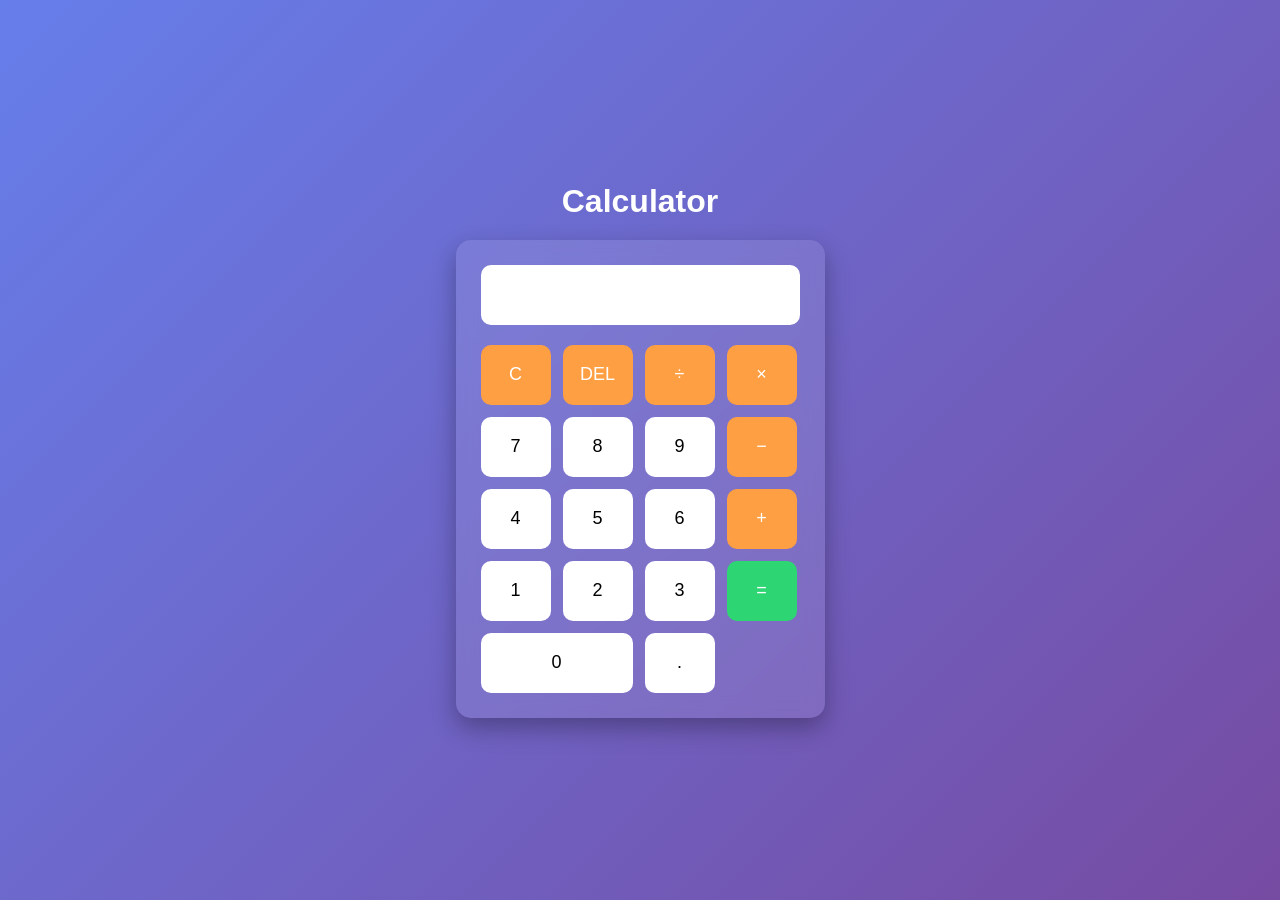
<file: CodeAlpha_Task/Build_Calculator/index.html>
<!DOCTYPE html>
<html lang="en">
<head>
<meta charset="UTF-8">
<meta name="viewport" content="width=device-width, initial-scale=1.0">
<title>Stylish Calculator</title>
<link rel="stylesheet" href="style.css">
</head>

<body>

<div class="container">

<h1>Calculator</h1>

<div class="calculator">

<input type="text" id="display" disabled>

<div class="buttons">

<button class="operator" onclick="clearDisplay()">C</button>
<button class="operator" onclick="deleteLast()">DEL</button>
<button class="operator" onclick="appendValue('/')">÷</button>
<button class="operator" onclick="appendValue('*')">×</button>

<button onclick="appendValue('7')">7</button>
<button onclick="appendValue('8')">8</button>
<button onclick="appendValue('9')">9</button>
<button class="operator" onclick="appendValue('-')">−</button>

<button onclick="appendValue('4')">4</button>
<button onclick="appendValue('5')">5</button>
<button onclick="appendValue('6')">6</button>
<button class="operator" onclick="appendValue('+')">+</button>

<button onclick="appendValue('1')">1</button>
<button onclick="appendValue('2')">2</button>
<button onclick="appendValue('3')">3</button>
<button class="equal" onclick="calculate()">=</button>

<button class="zero" onclick="appendValue('0')">0</button>
<button onclick="appendValue('.')">.</button>

</div>
</div>

</div>

<script src="script.js"></script>

</body>
</html>
</file>
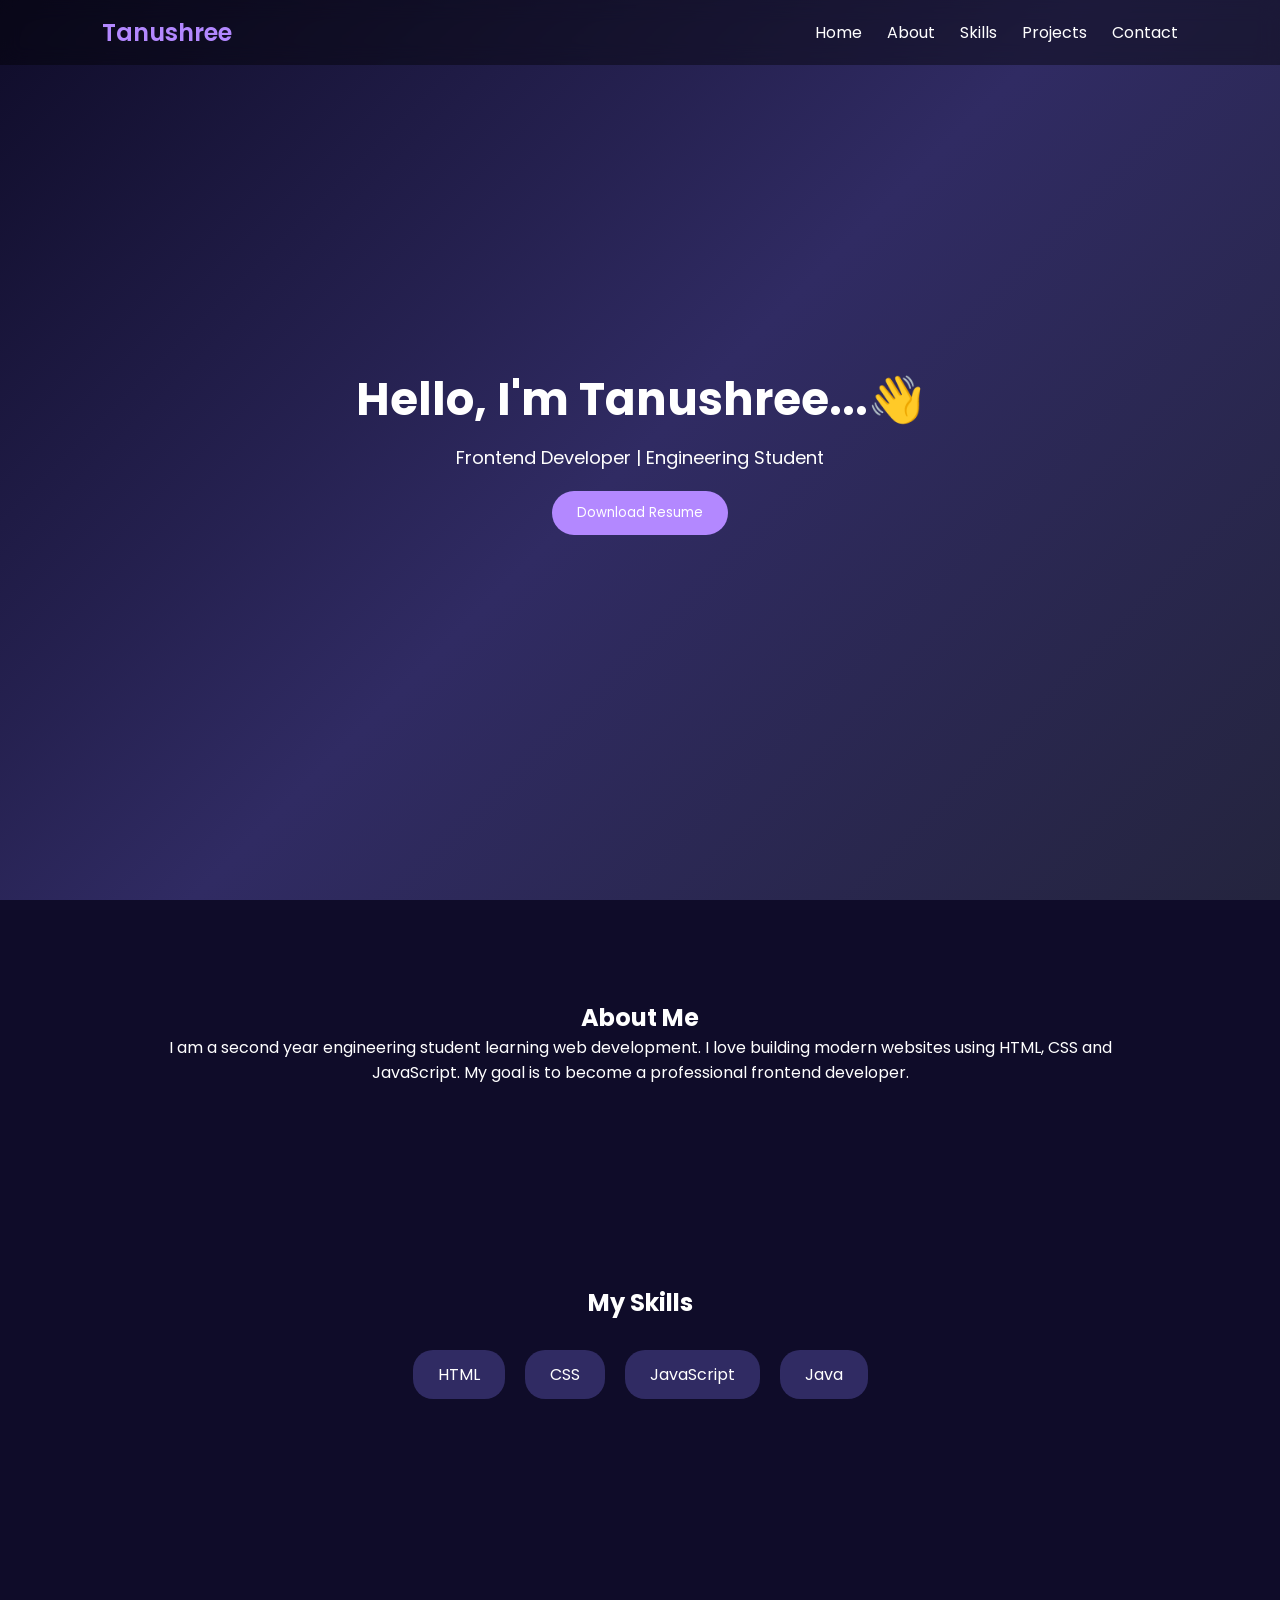
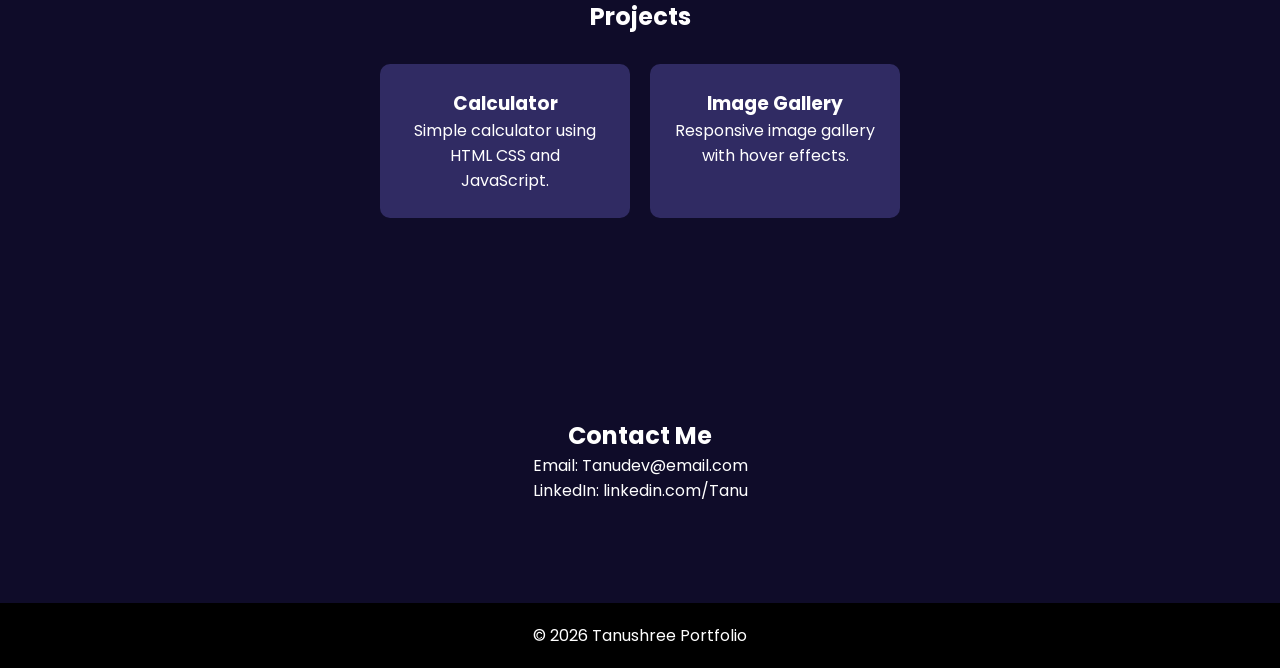
<file: CodeAlpha_Task/Build_Your_Own_PortfolioSite/index.html>
<!DOCTYPE html>
<html lang="en">

<head>
<meta charset="UTF-8">
<meta name="viewport" content="width=device-width, initial-scale=1.0">
<title>Mizu Portfolio</title>

<link rel="stylesheet" href="style.css">

<!-- Google Font -->
<link href="https://fonts.googleapis.com/css2?family=Poppins:wght@300;400;500;600&display=swap" rel="stylesheet">

</head>

<body>

<header>

<nav class="navbar">

<h2 class="logo">Tanushree</h2>

<ul class="nav-links">
<li><a href="#home">Home</a></li>
<li><a href="#about">About</a></li>
<li><a href="#skills">Skills</a></li>
<li><a href="#projects">Projects</a></li>
<li><a href="#contact">Contact</a></li>
</ul>

</nav>

</header>

<!-- HERO -->

<section id="home" class="hero">

<h1>Hello, I'm Tanushree...👋</h1>
<p>Frontend Developer | Engineering Student</p>

<button class="btn">Download Resume</button>

</section>

<!-- ABOUT -->

<section id="about">

<h2>About Me</h2>

<p>
I am a second year engineering student learning web development.
I love building modern websites using HTML, CSS and JavaScript.
My goal is to become a professional frontend developer.
</p>

</section>

<!-- SKILLS -->

<section id="skills">

<h2>My Skills</h2>

<div class="skills-container">

<div class="skill">HTML</div>
<div class="skill">CSS</div>
<div class="skill">JavaScript</div>
<div class="skill">Java</div>

</div>

</section>

<!-- PROJECTS -->

<section id="projects">

<h2>Projects</h2>

<div class="projects-container">

<div class="project-card">
<h3>Calculator</h3>
<p>Simple calculator using HTML CSS and JavaScript.</p>
</div>

<div class="project-card">
<h3>Image Gallery</h3>
<p>Responsive image gallery with hover effects.</p>
</div>

</div>

</section>

<!-- CONTACT -->

<section id="contact">

<h2>Contact Me</h2>

<p>Email: Tanudev@email.com</p>
<p>LinkedIn: linkedin.com/Tanu</p>

</section>

<footer>

<p>© 2026 Tanushree Portfolio</p>

</footer>

<script src="script.js"></script>

</body>
</html>
</file>
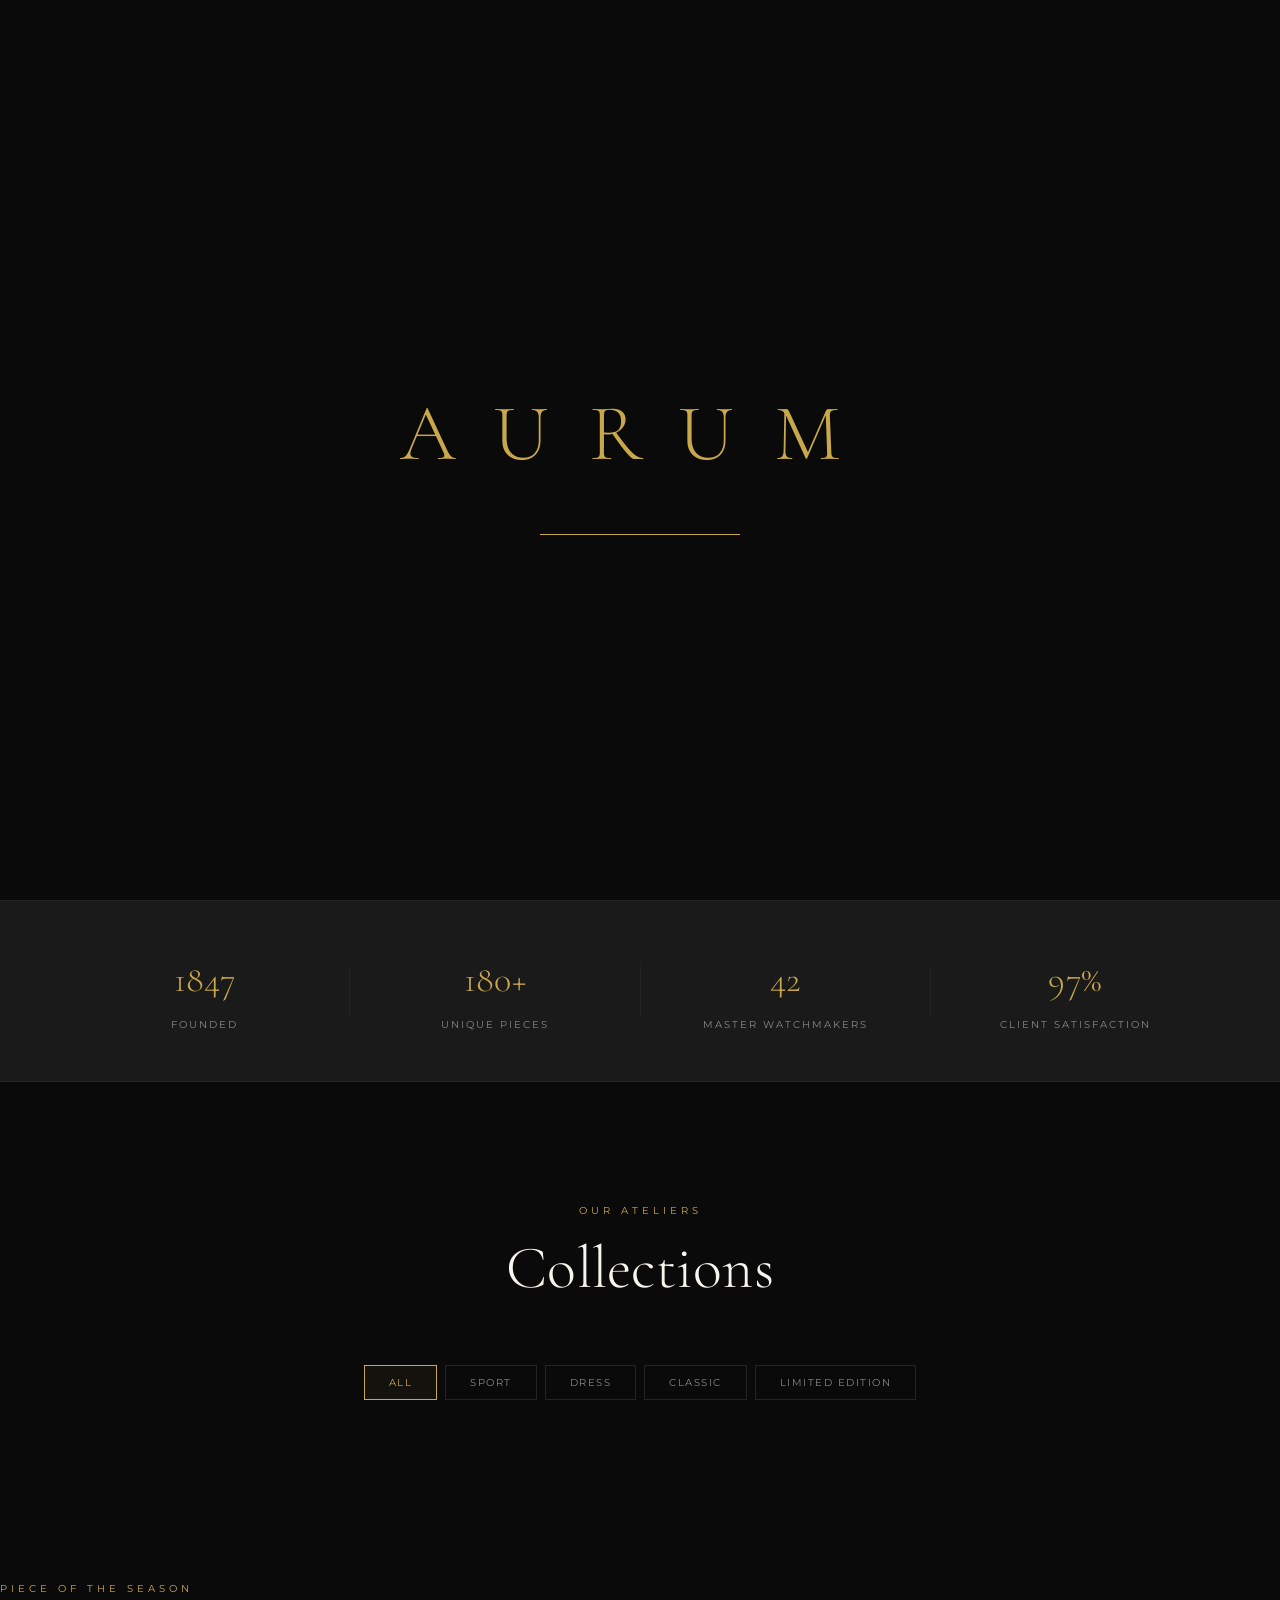
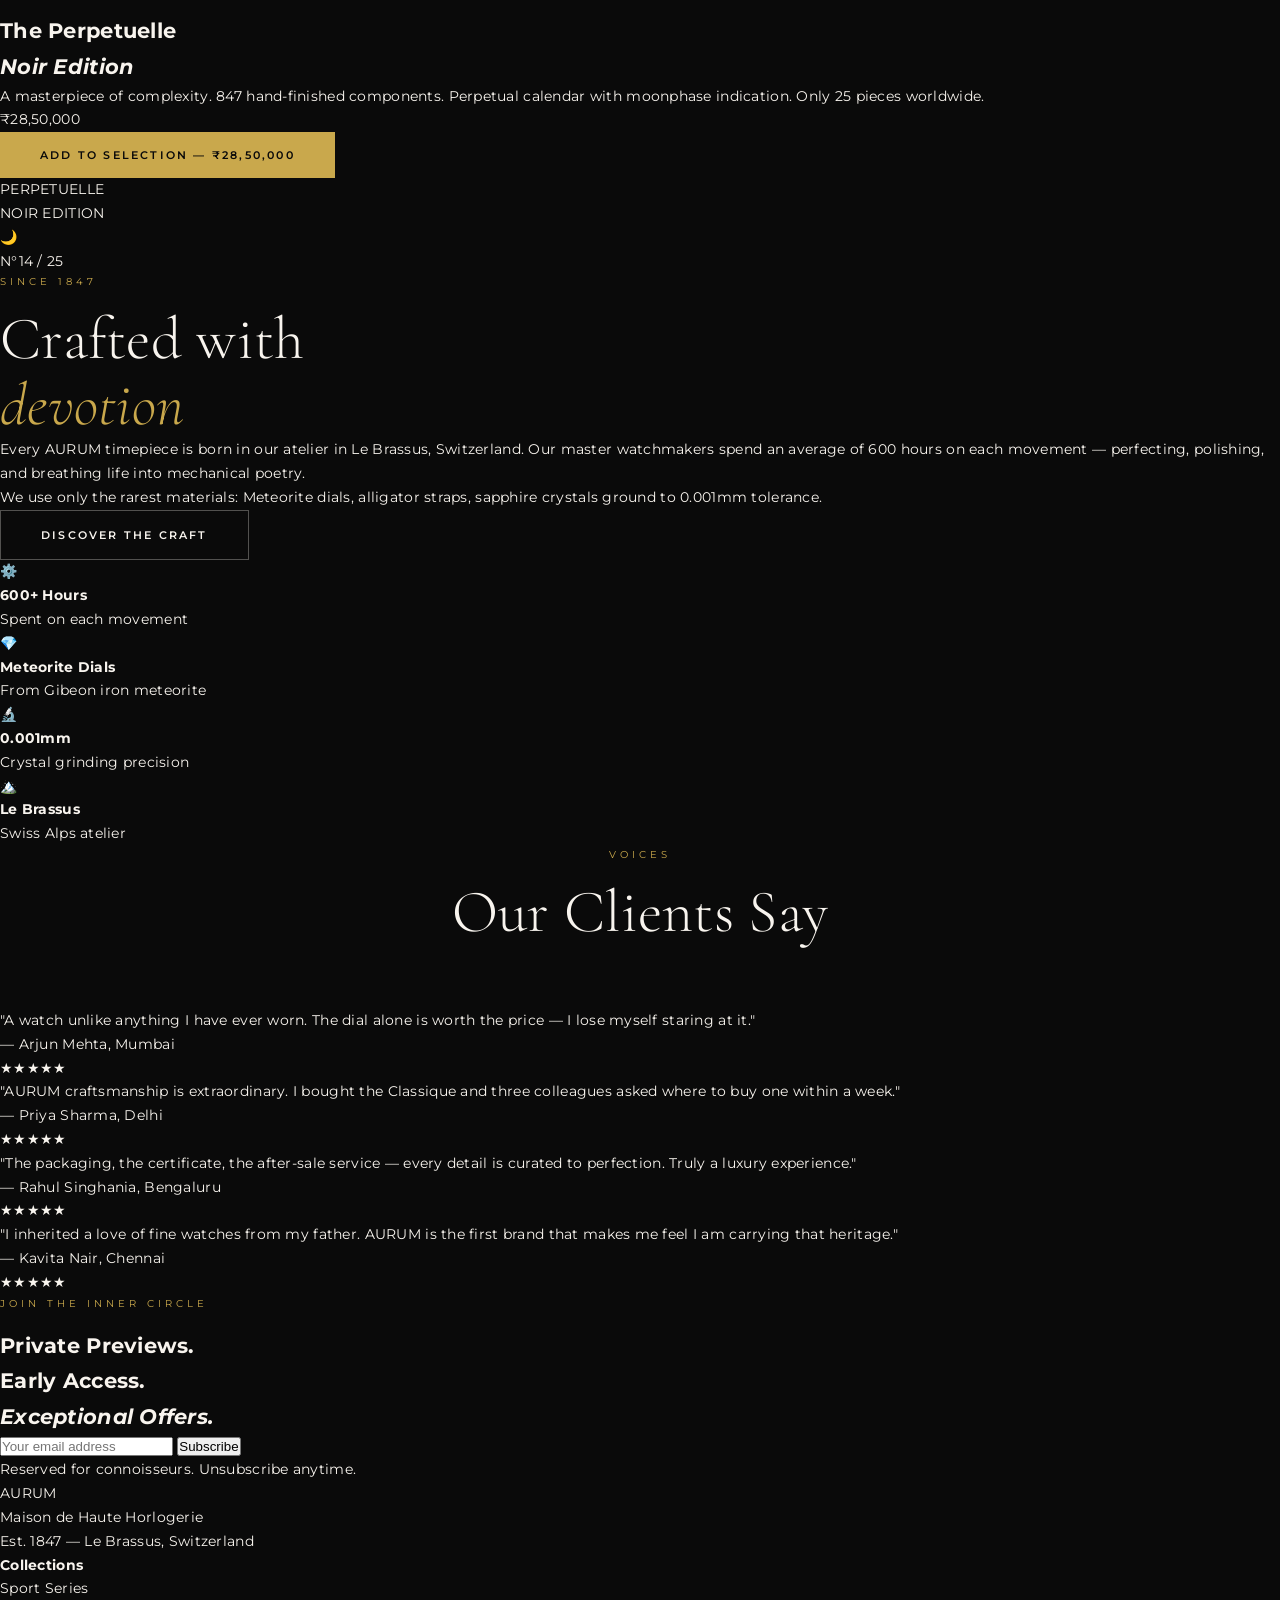
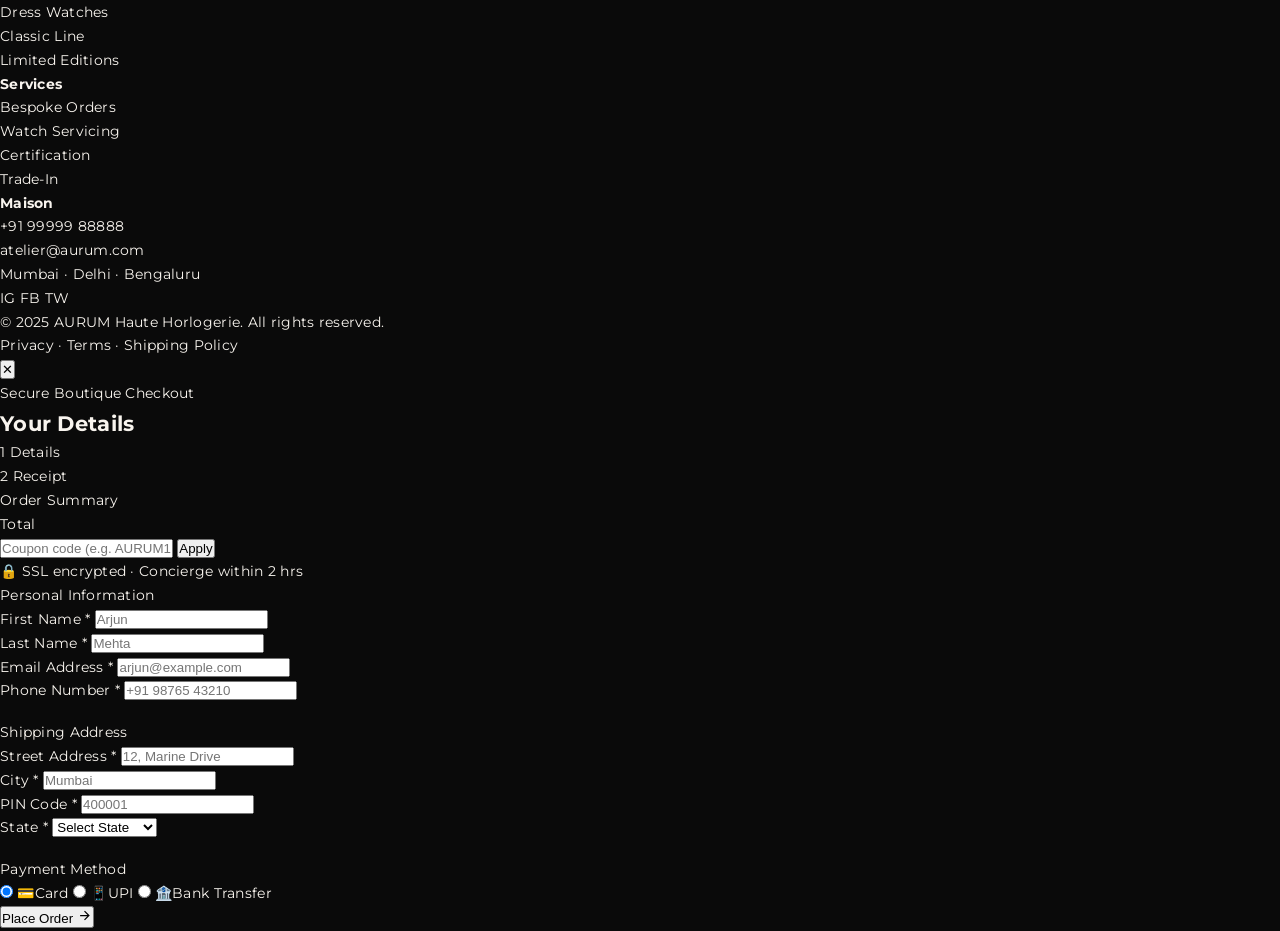
<file: CodeAlpha_Task/Final_Project_1/index.html>
<!DOCTYPE html>
<html lang="en">
<head>
  <meta charset="UTF-8" />
  <meta name="viewport" content="width=device-width, initial-scale=1.0"/>
  <title>AURUM — Luxury Timepieces</title>
  <link rel="stylesheet" href="style.css" />
  <link href="https://fonts.googleapis.com/css2?family=Cormorant+Garamond:ital,wght@0,300;0,400;0,600;1,300;1,400&family=Montserrat:wght@300;400;500;600&display=swap" rel="stylesheet"/>
</head>
<body>

  <!-- CURSOR -->
  <div class="cursor" id="cursor"></div>
  <div class="cursor-follower" id="cursorFollower"></div>

  <!-- LOADER -->
  <div class="loader" id="loader">
    <div class="loader-logo">AURUM</div>
    <div class="loader-line"><span></span></div>
  </div>

  <!-- NAVBAR -->
  <nav class="navbar" id="navbar">
    <div class="nav-logo">AURUM</div>
    <ul class="nav-links">
      <li><a href="#collections">Collections</a></li>
      <li><a href="#featured">Featured</a></li>
      <li><a href="#heritage">Heritage</a></li>
      <li><a href="#contact">Contact</a></li>
    </ul>
    <div class="nav-actions">
      <button class="icon-btn" id="searchToggle" title="Search">
        <svg width="18" height="18" viewBox="0 0 24 24" fill="none" stroke="currentColor" stroke-width="1.5"><circle cx="11" cy="11" r="8"/><path d="m21 21-4.35-4.35"/></svg>
      </button>
      <button class="icon-btn" id="cartToggle" title="Cart">
        <svg width="18" height="18" viewBox="0 0 24 24" fill="none" stroke="currentColor" stroke-width="1.5"><path d="M6 2 3 6v14a2 2 0 0 0 2 2h14a2 2 0 0 0 2-2V6l-3-4z"/><line x1="3" y1="6" x2="21" y2="6"/><path d="M16 10a4 4 0 0 1-8 0"/></svg>
        <span class="cart-count" id="cartCount">0</span>
      </button>
      <button class="menu-btn" id="menuToggle">
        <span></span><span></span>
      </button>
    </div>
  </nav>

  <!-- MOBILE MENU -->
  <div class="mobile-menu" id="mobileMenu">
    <ul>
      <li><a href="#collections" onclick="closeMobileMenu()">Collections</a></li>
      <li><a href="#featured" onclick="closeMobileMenu()">Featured</a></li>
      <li><a href="#heritage" onclick="closeMobileMenu()">Heritage</a></li>
      <li><a href="#contact" onclick="closeMobileMenu()">Contact</a></li>
    </ul>
  </div>

  <!-- SEARCH OVERLAY -->
  <div class="search-overlay" id="searchOverlay">
    <button class="search-close" id="searchClose">✕</button>
    <div class="search-inner">
      <p class="search-label">SEARCH TIMEPIECES</p>
      <input type="text" id="searchInput" placeholder="e.g. Chronograph, Gold, Sport..." />
      <div class="search-results" id="searchResults"></div>
    </div>
  </div>

  <!-- CART SIDEBAR -->
  <div class="cart-overlay" id="cartOverlay"></div>
  <aside class="cart-sidebar" id="cartSidebar">
    <div class="cart-header">
      <h3>Your Selection</h3>
      <button id="cartClose">✕</button>
    </div>
    <div class="cart-items" id="cartItems">
      <p class="cart-empty">Your cart is empty.</p>
    </div>
    <div class="cart-footer" id="cartFooter" style="display:none">
      <div class="cart-total">
        <span>Total</span>
        <span id="cartTotal">₹0</span>
      </div>
      <button class="btn-checkout" id="checkoutBtn">Proceed to Checkout</button>
    </div>
  </aside>

  <!-- HERO -->
  <section class="hero">
    <div class="hero-bg">
      <div class="hero-orb orb1"></div>
      <div class="hero-orb orb2"></div>
      <div class="hero-grain"></div>
    </div>
    <div class="hero-content">
      <p class="hero-eyebrow">Maison de Haute Horlogerie</p>
      <h1 class="hero-title">
        Time is the<br/>
        <em>ultimate</em><br/>
        luxury.
      </h1>
      <p class="hero-sub">Handcrafted Swiss movements. Timeless design. Worn by those who understand that every second matters.</p>
      <div class="hero-cta">
        <a href="#collections" class="btn-primary">Explore Collection</a>
        <a href="#featured" class="btn-ghost">View Lookbook</a>
      </div>
    </div>
    <div class="hero-watch-display">
      <div class="watch-showcase">
        <div class="watch-ring ring1"></div>
        <div class="watch-ring ring2"></div>
        <div class="watch-ring ring3"></div>
        <div class="watch-face">
          <div class="watch-dial">
            <div class="watch-hour-markers"></div>
            <div class="watch-hand hour-hand" id="hourHand"></div>
            <div class="watch-hand minute-hand" id="minuteHand"></div>
            <div class="watch-hand second-hand" id="secondHand"></div>
            <div class="watch-center"></div>
            <div class="watch-brand-text">AURUM</div>
            <div class="watch-swiss-text">SWISS MADE</div>
          </div>
        </div>
        <div class="watch-crown"></div>
        <div class="watch-lug lug-tl"></div>
        <div class="watch-lug lug-tr"></div>
        <div class="watch-lug lug-bl"></div>
        <div class="watch-lug lug-br"></div>
      </div>
    </div>
    <div class="hero-scroll">
      <span>Scroll</span>
      <div class="scroll-line"></div>
    </div>
  </section>

  <!-- STATS BAND -->
  <section class="stats-band">
    <div class="stat-item"><span class="stat-num">1847</span><span class="stat-label">Founded</span></div>
    <div class="stat-sep"></div>
    <div class="stat-item"><span class="stat-num">180+</span><span class="stat-label">Unique Pieces</span></div>
    <div class="stat-sep"></div>
    <div class="stat-item"><span class="stat-num">42</span><span class="stat-label">Master Watchmakers</span></div>
    <div class="stat-sep"></div>
    <div class="stat-item"><span class="stat-num">97%</span><span class="stat-label">Client Satisfaction</span></div>
  </section>

  <!-- COLLECTIONS -->
  <section class="collections" id="collections">
    <div class="section-header">
      <p class="section-eyebrow">Our Ateliers</p>
      <h2 class="section-title">Collections</h2>
    </div>
    <div class="filter-bar">
      <button class="filter-btn active" data-filter="all">All</button>
      <button class="filter-btn" data-filter="sport">Sport</button>
      <button class="filter-btn" data-filter="dress">Dress</button>
      <button class="filter-btn" data-filter="classic">Classic</button>
      <button class="filter-btn" data-filter="limited">Limited Edition</button>
    </div>
    <div class="products-grid" id="productsGrid"></div>
  </section>

  <!-- FEATURED BANNER -->
  <section class="featured-banner" id="featured">
    <div class="featured-content">
      <p class="section-eyebrow">Piece of the Season</p>
      <h2>The Perpetuelle<br/><em>Noir Edition</em></h2>
      <p>A masterpiece of complexity. 847 hand-finished components. Perpetual calendar with moonphase indication. Only 25 pieces worldwide.</p>
      <div class="featured-price">₹28,50,000</div>
      <button class="btn-primary" onclick="addToCartById('w-noir')">Add to Selection — ₹28,50,000</button>
    </div>
    <div class="featured-visual">
      <div class="featured-watch">
        <div class="fw-outer"></div>
        <div class="fw-middle"></div>
        <div class="fw-inner">
          <div class="fw-dial">
            <div class="fw-hand fwh"></div>
            <div class="fw-hand fwm"></div>
            <div class="fw-center"></div>
            <div class="fw-text">PERPETUELLE</div>
            <div class="fw-sub">NOIR EDITION</div>
            <div class="fw-moon">🌙</div>
          </div>
        </div>
        <div class="fw-crown"></div>
      </div>
      <div class="featured-badge">N°14 / 25</div>
    </div>
  </section>

  <!-- HERITAGE -->
  <section class="heritage" id="heritage">
    <div class="heritage-text">
      <p class="section-eyebrow">Since 1847</p>
      <h2 class="section-title">Crafted with<br/><em>devotion</em></h2>
      <p>Every AURUM timepiece is born in our atelier in Le Brassus, Switzerland. Our master watchmakers spend an average of 600 hours on each movement — perfecting, polishing, and breathing life into mechanical poetry.</p>
      <p>We use only the rarest materials: Meteorite dials, alligator straps, sapphire crystals ground to 0.001mm tolerance.</p>
      <a href="#collections" class="btn-ghost">Discover the Craft</a>
    </div>
    <div class="heritage-grid">
      <div class="hg-card hg1">
        <div class="hg-icon">⚙️</div>
        <h4>600+ Hours</h4>
        <p>Spent on each movement</p>
      </div>
      <div class="hg-card hg2">
        <div class="hg-icon">💎</div>
        <h4>Meteorite Dials</h4>
        <p>From Gibeon iron meteorite</p>
      </div>
      <div class="hg-card hg3">
        <div class="hg-icon">🔬</div>
        <h4>0.001mm</h4>
        <p>Crystal grinding precision</p>
      </div>
      <div class="hg-card hg4">
        <div class="hg-icon">🏔️</div>
        <h4>Le Brassus</h4>
        <p>Swiss Alps atelier</p>
      </div>
    </div>
  </section>

  <!-- TESTIMONIALS -->
  <section class="testimonials">
    <div class="section-header">
      <p class="section-eyebrow">Voices</p>
      <h2 class="section-title">Our Clients Say</h2>
    </div>
    <div class="testimonials-track" id="testimonialsTrack">
      <div class="testimonial-card">
        <p>"A watch unlike anything I have ever worn. The dial alone is worth the price — I lose myself staring at it."</p>
        <div class="t-author">— Arjun Mehta, Mumbai</div>
        <div class="t-stars">★★★★★</div>
      </div>
      <div class="testimonial-card">
        <p>"AURUM craftsmanship is extraordinary. I bought the Classique and three colleagues asked where to buy one within a week."</p>
        <div class="t-author">— Priya Sharma, Delhi</div>
        <div class="t-stars">★★★★★</div>
      </div>
      <div class="testimonial-card">
        <p>"The packaging, the certificate, the after-sale service — every detail is curated to perfection. Truly a luxury experience."</p>
        <div class="t-author">— Rahul Singhania, Bengaluru</div>
        <div class="t-stars">★★★★★</div>
      </div>
      <div class="testimonial-card">
        <p>"I inherited a love of fine watches from my father. AURUM is the first brand that makes me feel I am carrying that heritage."</p>
        <div class="t-author">— Kavita Nair, Chennai</div>
        <div class="t-stars">★★★★★</div>
      </div>
    </div>
    <div class="testimonial-dots" id="testimonialDots"></div>
  </section>

  <!-- NEWSLETTER -->
  <section class="newsletter">
    <div class="newsletter-inner">
      <p class="section-eyebrow">Join the Inner Circle</p>
      <h2>Private Previews.<br/>Early Access.<br/><em>Exceptional Offers.</em></h2>
      <form class="newsletter-form" onsubmit="subscribeNewsletter(event)">
        <input type="email" placeholder="Your email address" required />
        <button type="submit">Subscribe</button>
      </form>
      <p class="newsletter-note">Reserved for connoisseurs. Unsubscribe anytime.</p>
    </div>
  </section>

  <!-- CONTACT / FOOTER -->
  <footer class="footer" id="contact">
    <div class="footer-top">
      <div class="footer-brand">
        <div class="footer-logo">AURUM</div>
        <p>Maison de Haute Horlogerie<br/>Est. 1847 — Le Brassus, Switzerland</p>
      </div>
      <div class="footer-links">
        <h4>Collections</h4>
        <ul>
          <li><a href="#">Sport Series</a></li>
          <li><a href="#">Dress Watches</a></li>
          <li><a href="#">Classic Line</a></li>
          <li><a href="#">Limited Editions</a></li>
        </ul>
      </div>
      <div class="footer-links">
        <h4>Services</h4>
        <ul>
          <li><a href="#">Bespoke Orders</a></li>
          <li><a href="#">Watch Servicing</a></li>
          <li><a href="#">Certification</a></li>
          <li><a href="#">Trade-In</a></li>
        </ul>
      </div>
      <div class="footer-contact">
        <h4>Maison</h4>
        <p>+91 99999 88888</p>
        <p>atelier@aurum.com</p>
        <p>Mumbai · Delhi · Bengaluru</p>
        <div class="social-links">
          <a href="#">IG</a>
          <a href="#">FB</a>
          <a href="#">TW</a>
        </div>
      </div>
    </div>
    <div class="footer-bottom">
      <p>© 2025 AURUM Haute Horlogerie. All rights reserved.</p>
      <p><a href="#">Privacy</a> · <a href="#">Terms</a> · <a href="#">Shipping Policy</a></p>
    </div>
  </footer>

  <!-- CHECKOUT MODAL -->
  <div class="checkout-overlay" id="checkoutOverlay"></div>
  <div class="checkout-modal" id="checkoutModal">
    <button class="checkout-close" id="checkoutClose">&#x2715;</button>

    <!-- STEP 1: Form -->
    <div id="checkoutStep1">
      <div class="checkout-header">
        <p class="checkout-eyebrow">Secure Boutique Checkout</p>
        <h2 class="checkout-title">Your Details</h2>
        <div class="checkout-progress">
          <div class="cp-step cp-active"><span>1</span> Details</div>
          <div class="cp-line"></div>
          <div class="cp-step"><span>2</span> Receipt</div>
        </div>
      </div>
      <div class="checkout-body">
        <!-- Left: order summary -->
        <div class="checkout-left">
          <div class="cl-label">Order Summary</div>
          <div id="checkoutOrderSummary" class="checkout-order-summary"></div>
          <div class="checkout-order-total">
            <span>Total</span>
            <span id="checkoutTotalDisplay"></span>
          </div>
          <div class="checkout-coupon-row">
            <input type="text" id="couponInput" placeholder="Coupon code (e.g. AURUM10)" />
            <button id="couponApplyBtn" onclick="applyCoupon()">Apply</button>
          </div>
          <div id="couponMsg" class="coupon-msg"></div>
          <div class="checkout-secure-note">&#x1F512; SSL encrypted &middot; Concierge within 2 hrs</div>
        </div>
        <!-- Right: form -->
        <div class="checkout-right">
          <div class="cf-section-label">Personal Information</div>
          <div class="cf-row">
            <div class="cf-field">
              <label>First Name <span class="cf-req">*</span></label>
              <input type="text" id="cfFirstName" placeholder="Arjun" />
              <span class="cf-error" id="errFirstName"></span>
            </div>
            <div class="cf-field">
              <label>Last Name <span class="cf-req">*</span></label>
              <input type="text" id="cfLastName" placeholder="Mehta" />
              <span class="cf-error" id="errLastName"></span>
            </div>
          </div>
          <div class="cf-field">
            <label>Email Address <span class="cf-req">*</span></label>
            <input type="email" id="cfEmail" placeholder="arjun@example.com" />
            <span class="cf-error" id="errEmail"></span>
          </div>
          <div class="cf-field">
            <label>Phone Number <span class="cf-req">*</span></label>
            <input type="tel" id="cfPhone" placeholder="+91 98765 43210" />
            <span class="cf-error" id="errPhone"></span>
          </div>
          <div class="cf-section-label" style="margin-top:18px">Shipping Address</div>
          <div class="cf-field">
            <label>Street Address <span class="cf-req">*</span></label>
            <input type="text" id="cfAddress" placeholder="12, Marine Drive" />
            <span class="cf-error" id="errAddress"></span>
          </div>
          <div class="cf-row">
            <div class="cf-field">
              <label>City <span class="cf-req">*</span></label>
              <input type="text" id="cfCity" placeholder="Mumbai" />
              <span class="cf-error" id="errCity"></span>
            </div>
            <div class="cf-field">
              <label>PIN Code <span class="cf-req">*</span></label>
              <input type="text" id="cfPin" placeholder="400001" maxlength="6" />
              <span class="cf-error" id="errPin"></span>
            </div>
          </div>
          <div class="cf-field">
            <label>State <span class="cf-req">*</span></label>
            <select id="cfState">
              <option value="">Select State</option>
              <option>Maharashtra</option><option>Delhi</option><option>Karnataka</option>
              <option>Tamil Nadu</option><option>Gujarat</option><option>Rajasthan</option>
              <option>West Bengal</option><option>Telangana</option><option>Kerala</option>
              <option>Punjab</option><option>Uttar Pradesh</option><option>Other</option>
            </select>
            <span class="cf-error" id="errState"></span>
          </div>
          <div class="cf-section-label" style="margin-top:18px">Payment Method</div>
          <div class="cf-payment-options">
            <label class="cf-payment-opt">
              <input type="radio" name="cfPayment" value="card" checked />
              <span class="cf-radio-box"><span>&#x1F4B3;</span><span>Card</span></span>
            </label>
            <label class="cf-payment-opt">
              <input type="radio" name="cfPayment" value="upi" />
              <span class="cf-radio-box"><span>&#x1F4F1;</span><span>UPI</span></span>
            </label>
            <label class="cf-payment-opt">
              <input type="radio" name="cfPayment" value="bank" />
              <span class="cf-radio-box"><span>&#x1F3E6;</span><span>Bank Transfer</span></span>
            </label>
          </div>
          <button class="cf-submit-btn" id="cfSubmitBtn" onclick="placeOrder()">
            <span id="cfSubmitLabel">Place Order</span>
            <svg width="15" height="15" viewBox="0 0 24 24" fill="none" stroke="currentColor" stroke-width="2"><path d="M5 12h14M12 5l7 7-7 7"/></svg>
          </button>
        </div>
      </div>
    </div>

    <!-- STEP 2: Receipt -->
    <div id="checkoutStep2" style="display:none">
      <div class="receipt-wrapper">
        <div class="receipt-card" id="receiptCard">
          <!-- Receipt Header -->
          <div class="receipt-header">
            <div class="receipt-logo">AURUM</div>
            <div class="receipt-tagline">Maison de Haute Horlogerie &bull; Est. 1847</div>
            <div class="receipt-badge">&#x2714; Order Confirmed</div>
          </div>
          <!-- Order Meta -->
          <div class="receipt-meta">
            <div class="receipt-meta-col">
              <div class="rm-label">Order Reference</div>
              <div class="rm-value" id="rcOrderId"></div>
            </div>
            <div class="receipt-meta-col">
              <div class="rm-label">Date &amp; Time</div>
              <div class="rm-value" id="rcDateTime"></div>
            </div>
            <div class="receipt-meta-col">
              <div class="rm-label">Payment Method</div>
              <div class="rm-value" id="rcPayment"></div>
            </div>
          </div>
          <!-- Customer Info -->
          <div class="receipt-section">
            <div class="receipt-section-title">Billed To</div>
            <div class="receipt-customer" id="rcCustomer"></div>
          </div>
          <!-- Items Table -->
          <div class="receipt-section">
            <div class="receipt-section-title">Items</div>
            <table class="receipt-table">
              <thead>
                <tr><th>Timepiece</th><th>Ref.</th><th>Amount</th></tr>
              </thead>
              <tbody id="rcItemsBody"></tbody>
            </table>
          </div>
          <!-- Totals -->
          <div class="receipt-totals" id="rcTotals"></div>
          <!-- Footer -->
          <div class="receipt-footer">
            <p>Thank you for choosing AURUM. Our concierge will contact you within 2 hours.</p>
            <p>atelier@aurum.com &nbsp;&bull;&nbsp; +91 99999 88888 &nbsp;&bull;&nbsp; Mumbai &middot; Delhi &middot; Bengaluru</p>
            <div class="receipt-footer-logo">AURUM</div>
          </div>
        </div>
        <!-- Actions -->
        <div class="receipt-actions">
          <button class="receipt-btn receipt-btn-print" onclick="printReceipt()">
            &#x1F5A8; Print Receipt
          </button>
</file>
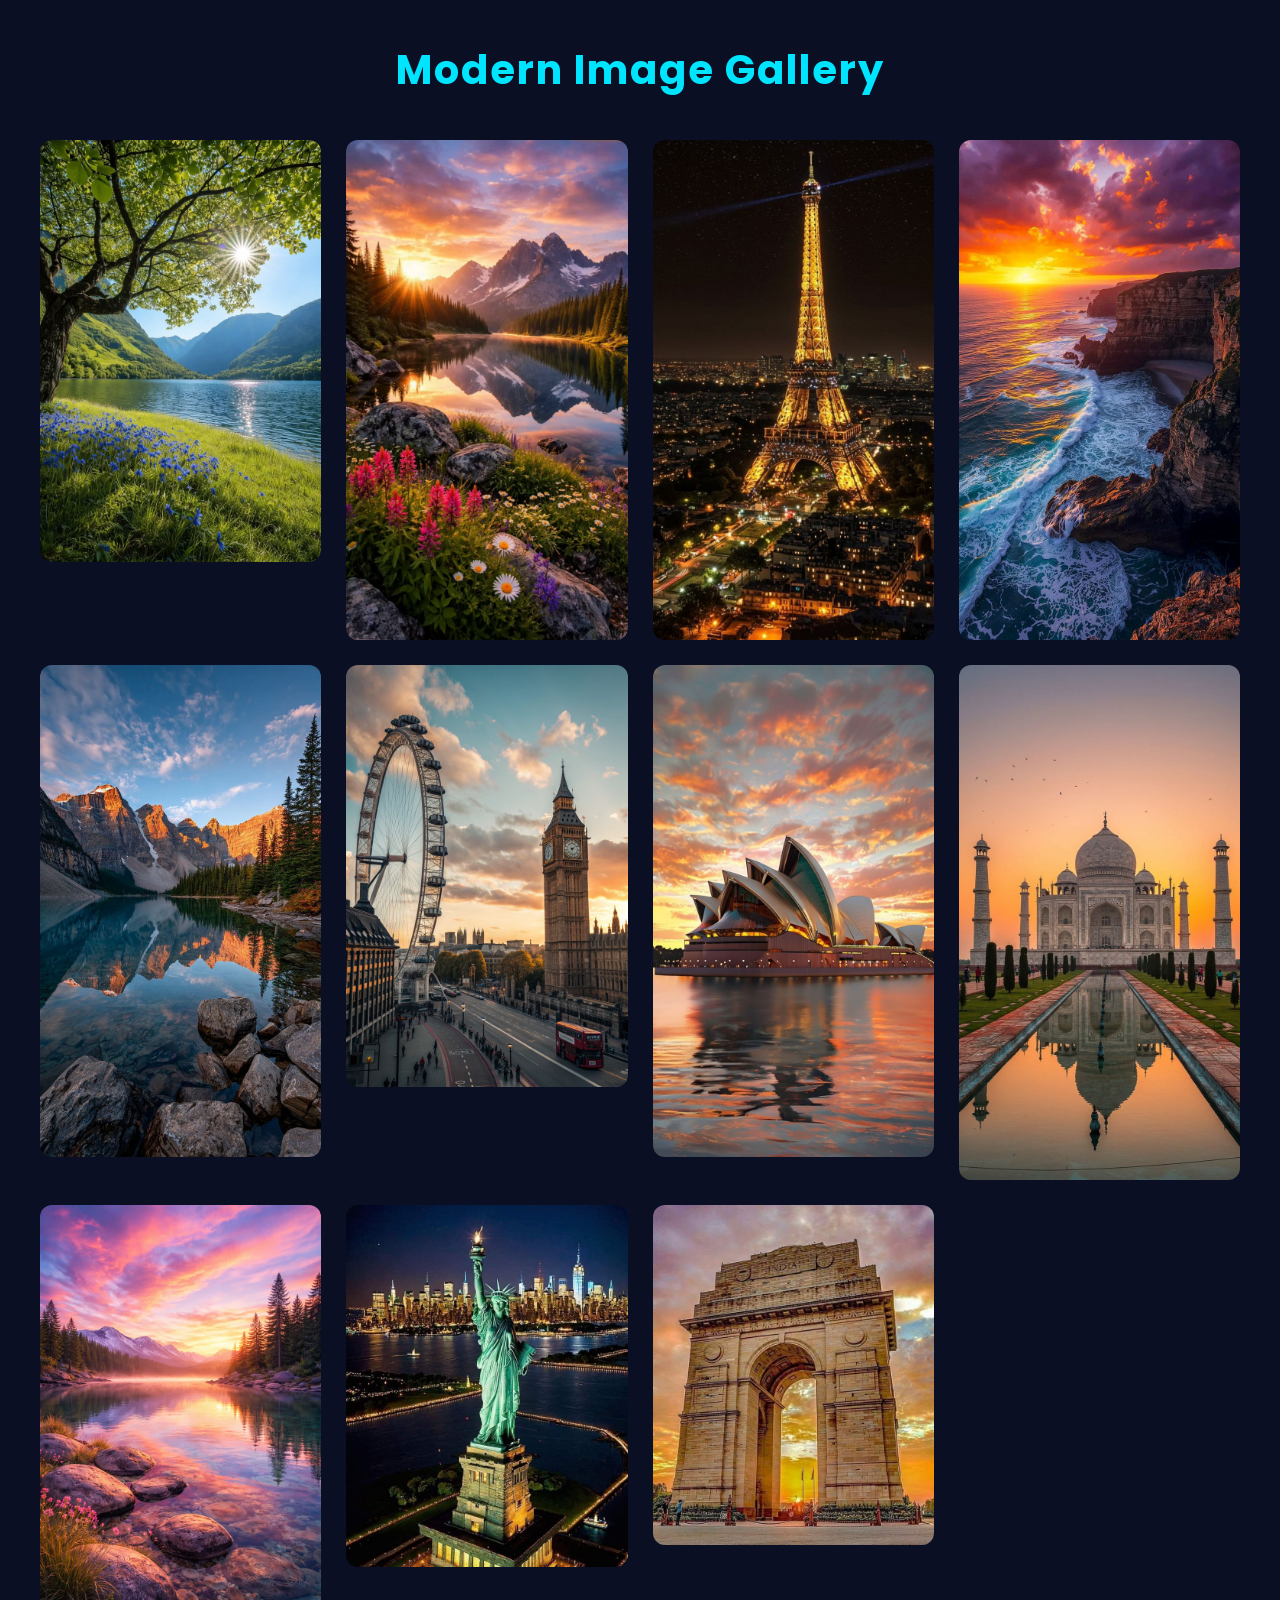
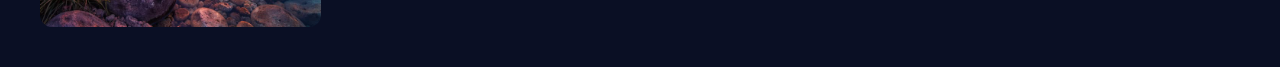
<file: CodeAlpha_Task/Image_Gallery/index.html>
<!DOCTYPE html>
<html lang="en">

<head>
<meta charset="UTF-8">
<meta name="viewport" content="width=device-width, initial-scale=1.0">
<title>Modern Image Gallery</title>

<link rel="stylesheet" href="style.css">

<link href="https://fonts.googleapis.com/css2?family=Poppins:wght@300;500;600&display=swap" rel="stylesheet">

</head>

<body>

<h1 class="title">Modern Image Gallery</h1>

<div class="gallery">

<img src="./img1.jpg" onclick="openImage(this.src)">
<img src="./img2.jpg" onclick="openImage(this.src)">
<img src="./img11.jpg" onclick="openImage(this.src)">
<img src="./img4.jpg" onclick="openImage(this.src)">
<img src="./img5.jpg" onclick="openImage(this.src)">
<img src="./img6.jpg" onclick="openImage(this.src)">
<img src="./img7.jpg" onclick="openImage(this.src)">
<img src="./img8.jpg" onclick="openImage(this.src)">
<img src="./img3.jpg" onclick="openImage(this.src)">
<img src="./img10.jpg" onclick="openImage(this.src)">
<img src="./img9.jpg" onclick="openImage(this.src)">

</div>

<!-- POPUP VIEW -->

<div class="popup" id="popup">

<span class="close" onclick="closeImage()">×</span>

<img id="popup-img">

</div>

<script src="script.js"></script>

</body>
</html>
</file>
<file: CodeAlpha_Task/Build_Calculator/style.css>
*{
margin:0;
padding:0;
box-sizing:border-box;
font-family: 'Segoe UI', sans-serif;
}

body{
height:100vh;
display:flex;
justify-content:center;
align-items:center;
background: linear-gradient(135deg,#667eea,#764ba2);
}

.container{
text-align:center;
color:white;
}

h1{
margin-bottom:20px;
}

.calculator{
background:rgba(255,255,255,0.1);
backdrop-filter: blur(10px);
padding:25px;
border-radius:15px;
box-shadow:0 10px 25px rgba(0,0,0,0.3);
}

#display{
width:100%;
height:60px;
border:none;
outline:none;
margin-bottom:20px;
font-size:24px;
text-align:right;
padding:10px;
border-radius:10px;
background:#fff;
}

.buttons{
display:grid;
grid-template-columns:repeat(4,70px);
gap:12px;
}

button{
height:60px;
border:none;
border-radius:10px;
font-size:18px;
cursor:pointer;
transition:0.2s;
background:white;
}

button:hover{
transform:scale(1.05);
}

.operator{
background:#ff9f43;
color:white;
}

.equal{
background:#2ed573;
color:white;
}

.zero{
grid-column:span 2;
}
</file>
<file: CodeAlpha_Task/Build_Your_Own_PortfolioSite/style.css>
*{
margin:0;
padding:0;
box-sizing:border-box;
font-family:'Poppins',sans-serif;
scroll-behavior:smooth;
}

body{
background:#0f0c29;
color:white;
}

/* NAVBAR */

header{
position:fixed;
width:100%;
top:0;
background:rgba(0,0,0,0.4);
backdrop-filter:blur(10px);
}

.navbar{
display:flex;
justify-content:space-between;
align-items:center;
padding:15px 8%;
}

.logo{
font-size:24px;
font-weight:600;
color:#b388ff;
}

.nav-links{
display:flex;
list-style:none;
}

.nav-links li{
margin-left:25px;
}

.nav-links a{
text-decoration:none;
color:white;
font-size:16px;
position:relative;
transition:0.3s;
}

/* NAVBAR HOVER EFFECT */

.nav-links a::after{
content:"";
position:absolute;
width:0%;
height:2px;
background:#b388ff;
left:0;
bottom:-5px;
transition:0.4s;
}

.nav-links a:hover::after{
width:100%;
}

/* HERO */

.hero{
height:100vh;
display:flex;
flex-direction:column;
justify-content:center;
align-items:center;
text-align:center;

background:linear-gradient(135deg,#0f0c29,#302b63,#24243e);
}

.hero h1{
font-size:45px;
margin-bottom:10px;
}

.hero p{
font-size:18px;
margin-bottom:20px;
}

/* BUTTON */

.btn{
padding:12px 25px;
border:none;
background:#b388ff;
color:white;
border-radius:25px;
cursor:pointer;
transition:0.3s;
}

.btn:hover{
transform:scale(1.1);
background:#9c6dff;
}

/* SECTIONS */

section{
padding:100px 10%;
text-align:center;
}

/* SKILLS */

.skills-container{
display:flex;
justify-content:center;
flex-wrap:wrap;
gap:20px;
margin-top:30px;
}

.skill{
background:#302b63;
padding:12px 25px;
border-radius:20px;
transition:0.3s;
}

.skill:hover{
background:#b388ff;
transform:translateY(-5px);
}

/* PROJECTS */

.projects-container{
display:flex;
justify-content:center;
gap:20px;
flex-wrap:wrap;
margin-top:30px;
}

.project-card{
background:#302b63;
padding:25px;
width:250px;
border-radius:10px;
transition:0.3s;
}

.project-card:hover{
transform:translateY(-10px);
background:#3f37c9;
}

/* FOOTER */

footer{
background:black;
text-align:center;
padding:20px;
}
</file>
<file: CodeAlpha_Task/Final_Project_1/style.css>
*, *::before, *::after { box-sizing: border-box; margin: 0; padding: 0; }

:root {
  --gold: #C9A84C;
  --gold-light: #E8C97A;
  --gold-dark: #8B6914;
  --black: #0A0A0A;
  --dark: #111111;
  --dark2: #1A1A1A;
  --dark3: #242424;
  --mid: #3A3A3A;
  --grey: #888888;
  --light-grey: #CCCCCC;
  --white: #F8F4EE;
  --cream: #F2EBE0;
  --font-display: 'Cormorant Garamond', Georgia, serif;
  --font-body: 'Montserrat', sans-serif;
  --transition: 0.4s cubic-bezier(0.25, 0.46, 0.45, 0.94);
}

html { scroll-behavior: smooth; }

body {
  background: var(--black);
  color: var(--white);
  font-family: var(--font-body);
  font-size: 14px;
  line-height: 1.7;
  letter-spacing: 0.02em;
  overflow-x: hidden;
  cursor: none;
}

a { color: inherit; text-decoration: none; }
ul { list-style: none; }
img { max-width: 100%; display: block; }

/* ---- SCROLLBAR ---- */
::-webkit-scrollbar { width: 4px; }
::-webkit-scrollbar-track { background: var(--black); }
::-webkit-scrollbar-thumb { background: var(--gold-dark); border-radius: 2px; }

/* ---- CURSOR ---- */
.cursor {
  width: 8px; height: 8px;
  background: var(--gold);
  border-radius: 50%;
  position: fixed; top: 0; left: 0;
  pointer-events: none; z-index: 9999;
  transform: translate(-50%, -50%);
  transition: transform 0.1s, background 0.2s;
}
.cursor-follower {
  width: 36px; height: 36px;
  border: 1px solid rgba(201,168,76,0.5);
  border-radius: 50%;
  position: fixed; top: 0; left: 0;
  pointer-events: none; z-index: 9998;
  transform: translate(-50%, -50%);
  transition: transform 0.25s, opacity 0.2s;
}
body:hover .cursor-follower { opacity: 1; }

/* ---- LOADER ---- */
.loader {
  position: fixed; inset: 0;
  background: var(--black);
  z-index: 10000;
  display: flex; flex-direction: column;
  align-items: center; justify-content: center;
  gap: 32px;
  transition: opacity 0.8s, visibility 0.8s;
}
.loader.hidden { opacity: 0; visibility: hidden; }
.loader-logo {
  font-family: var(--font-display);
  font-size: clamp(40px, 8vw, 80px);
  font-weight: 300;
  letter-spacing: 0.5em;
  color: var(--gold);
  animation: loaderPulse 1.5s ease-in-out infinite;
}
@keyframes loaderPulse {
  0%, 100% { opacity: 0.4; }
  50% { opacity: 1; }
}
.loader-line {
  width: 200px; height: 1px;
  background: var(--dark3);
  overflow: hidden;
}
.loader-line span {
  display: block; height: 100%;
  background: var(--gold);
  animation: loadBar 2s ease forwards;
}
@keyframes loadBar {
  from { width: 0; }
  to { width: 100%; }
}

/* ---- NAVBAR ---- */
.navbar {
  position: fixed; top: 0; left: 0; right: 0;
  z-index: 1000;
  display: flex; align-items: center; justify-content: space-between;
  padding: 24px 60px;
  transition: background 0.4s, padding 0.4s, backdrop-filter 0.4s;
}
.navbar.scrolled {
  background: rgba(10,10,10,0.92);
  backdrop-filter: blur(20px);
  padding: 16px 60px;
  border-bottom: 1px solid rgba(201,168,76,0.15);
}
.nav-logo {
  font-family: var(--font-display);
  font-size: 28px; font-weight: 300;
  letter-spacing: 0.4em;
  color: var(--gold);
}
.nav-links {
  display: flex; gap: 40px;
}
.nav-links a {
  font-size: 11px; font-weight: 500;
  letter-spacing: 0.2em; text-transform: uppercase;
  color: var(--light-grey);
  position: relative;
  transition: color var(--transition);
}
.nav-links a::after {
  content: ''; position: absolute; bottom: -4px; left: 0;
  width: 0; height: 1px; background: var(--gold);
  transition: width var(--transition);
}
.nav-links a:hover { color: var(--gold); }
.nav-links a:hover::after { width: 100%; }
.nav-actions { display: flex; align-items: center; gap: 16px; }
.icon-btn {
  background: none; border: none; cursor: none;
  color: var(--light-grey); padding: 8px;
  position: relative;
  transition: color var(--transition);
}
.icon-btn:hover { color: var(--gold); }
.cart-count {
  position: absolute; top: 2px; right: 2px;
  width: 16px; height: 16px;
  background: var(--gold);
  border-radius: 50%;
  font-size: 9px; font-weight: 600;
  color: var(--black);
  display: flex; align-items: center; justify-content: center;
  opacity: 0; transform: scale(0);
  transition: var(--transition);
}
.cart-count.visible { opacity: 1; transform: scale(1); }
.menu-btn {
  display: none; background: none; border: none;
  cursor: none; flex-direction: column; gap: 5px; padding: 8px;
}
.menu-btn span {
  display: block; width: 22px; height: 1.5px;
  background: var(--light-grey); transition: var(--transition);
}

/* ---- MOBILE MENU ---- */
.mobile-menu {
  position: fixed; top: 0; right: -100%;
  width: 80%; max-width: 320px;
  height: 100vh;
  background: var(--dark2);
  z-index: 999;
  display: flex; align-items: center; justify-content: center;
  transition: right 0.5s cubic-bezier(0.77,0,0.175,1);
  border-left: 1px solid var(--dark3);
}
.mobile-menu.open { right: 0; }
.mobile-menu ul { display: flex; flex-direction: column; gap: 32px; text-align: center; }
.mobile-menu a {
  font-family: var(--font-display);
  font-size: 32px; font-weight: 300;
  letter-spacing: 0.1em; color: var(--white);
  transition: color var(--transition);
}
.mobile-menu a:hover { color: var(--gold); }

/* ---- SEARCH OVERLAY ---- */
.search-overlay {
  position: fixed; inset: 0;
  background: rgba(10,10,10,0.97);
  z-index: 2000;
  display: flex; align-items: center; justify-content: center;
  opacity: 0; visibility: hidden;
  transition: var(--transition);
}
.search-overlay.open { opacity: 1; visibility: visible; }
.search-close {
  position: absolute; top: 32px; right: 60px;
  background: none; border: none; cursor: none;
  color: var(--grey); font-size: 20px;
  transition: color var(--transition);
}
.search-close:hover { color: var(--gold); }
.search-inner { width: 100%; max-width: 600px; padding: 0 24px; }
.search-label {
  font-size: 11px; letter-spacing: 0.3em;
  color: var(--gold); margin-bottom: 24px;
}
.search-inner input {
  width: 100%; background: transparent;
  border: none; border-bottom: 1px solid var(--mid);
  padding: 16px 0; font-size: 32px;
  font-family: var(--font-display); font-weight: 300;
  color: var(--white); outline: none;
  transition: border-color var(--transition);
}
.search-inner input::placeholder { color: var(--mid); }
.search-inner input:focus { border-bottom-color: var(--gold); }
.search-results { margin-top: 32px; display: flex; flex-direction: column; gap: 16px; }
.search-result-item {
  display: flex; align-items: center; gap: 16px;
  padding: 12px; cursor: none;
  border: 1px solid transparent;
  transition: border-color var(--transition), background var(--transition);
}
.search-result-item:hover { border-color: var(--dark3); background: var(--dark2); }
.sri-swatch {
  width: 40px; height: 40px; border-radius: 50%;
  background: var(--dark3); flex-shrink: 0;
}
.sri-info h5 { font-family: var(--font-display); font-size: 16px; font-weight: 400; }
.sri-info p { font-size: 11px; color: var(--gold); }

/* ---- CART SIDEBAR ---- */
.cart-overlay {
  position: fixed; inset: 0;
  background: rgba(0,0,0,0.6);
  z-index: 1500; opacity: 0; visibility: hidden;
  transition: var(--transition);
}
.cart-overlay.open { opacity: 1; visibility: visible; }
.cart-sidebar {
  position: fixed; top: 0; right: -420px;
  width: 420px; height: 100vh;
  background: var(--dark2);
  z-index: 1600;
  display: flex; flex-direction: column;
  transition: right 0.5s cubic-bezier(0.77,0,0.175,1);
  border-left: 1px solid var(--dark3);
}
.cart-sidebar.open { right: 0; }
.cart-header {
  display: flex; justify-content: space-between; align-items: center;
  padding: 28px 32px;
  border-bottom: 1px solid var(--dark3);
}
.cart-header h3 {
  font-family: var(--font-display); font-size: 22px; font-weight: 400;
  letter-spacing: 0.05em;
}
.cart-header button {
  background: none; border: none; cursor: none;
  color: var(--grey); font-size: 16px;
  transition: color var(--transition);
}
.cart-header button:hover { color: var(--gold); }
.cart-items { flex: 1; overflow-y: auto; padding: 24px 32px; display: flex; flex-direction: column; gap: 20px; }
.cart-empty { color: var(--grey); font-size: 13px; text-align: center; padding: 40px 0; }
.cart-item {
  display: flex; gap: 16px; align-items: center;
  padding-bottom: 20px;
  border-bottom: 1px solid var(--dark3);
}
.ci-swatch {
  width: 60px; height: 60px; border-radius: 50%;
  background: var(--dark3); flex-shrink: 0;
  border: 1px solid var(--dark3);
  display: flex; align-items: center; justify-content: center;
  font-size: 24px;
}
.ci-info { flex: 1; }
.ci-name { font-family: var(--font-display); font-size: 16px; font-weight: 400; }
.ci-ref { font-size: 10px; letter-spacing: 0.1em; color: var(--grey); margin: 2px 0; }
.ci-price { font-size: 13px; color: var(--gold); font-weight: 500; }
.ci-remove {
  background: none; border: none; cursor: none;
  color: var(--grey); font-size: 12px;
  padding: 4px; transition: color var(--transition);
}
.ci-remove:hover { color: #e55; }
.cart-footer { padding: 24px 32px; border-top: 1px solid var(--dark3); }
.cart-total {
  display: flex; justify-content: space-between;
  font-family: var(--font-display); font-size: 18px;
  margin-bottom: 20px;
}
#cartTotal { color: var(--gold); font-weight: 400; }
.btn-checkout {
  width: 100%; padding: 16px;
  background: var(--gold); color: var(--black);
  border: none; cursor: none;
  font-family: var(--font-body); font-size: 11px;
  font-weight: 600; letter-spacing: 0.2em; text-transform: uppercase;
  transition: background var(--transition), transform var(--transition);
}
.btn-checkout:hover { background: var(--gold-light); transform: translateY(-2px); }

/* ---- BUTTONS ---- */
.btn-primary {
  display: inline-block;
  padding: 16px 40px;
  background: var(--gold);
  color: var(--black);
  font-family: var(--font-body); font-size: 11px;
  font-weight: 600; letter-spacing: 0.2em; text-transform: uppercase;
  border: none; cursor: none;
  transition: background var(--transition), transform var(--transition), box-shadow var(--transition);
}
.btn-primary:hover {
  background: var(--gold-light);
  transform: translateY(-3px);
  box-shadow: 0 12px 40px rgba(201,168,76,0.25);
}
.btn-ghost {
  display: inline-block;
  padding: 15px 40px;
  background: transparent;
  color: var(--white);
  font-family: var(--font-body); font-size: 11px;
  font-weight: 600; letter-spacing: 0.2em; text-transform: uppercase;
  border: 1px solid rgba(248,244,238,0.3);
  cursor: none;
  transition: var(--transition);
}
.btn-ghost:hover {
  border-color: var(--gold);
  color: var(--gold);
  transform: translateY(-3px);
}

/* ---- HERO ---- */
.hero {
  min-height: 100vh;
  display: grid;
  grid-template-columns: 1fr 1fr;
  align-items: center;
  padding: 120px 60px 80px;
  position: relative;
  overflow: hidden;
}
.hero-bg { position: absolute; inset: 0; z-index: 0; }
.hero-orb {
  position: absolute; border-radius: 50%;
  filter: blur(100px); pointer-events: none;
}
.orb1 {
  width: 600px; height: 600px;
  background: radial-gradient(circle, rgba(201,168,76,0.08) 0%, transparent 70%);
  top: -100px; right: -100px;
  animation: orbFloat 8s ease-in-out infinite;
}
.orb2 {
  width: 400px; height: 400px;
  background: radial-gradient(circle, rgba(201,168,76,0.05) 0%, transparent 70%);
  bottom: 50px; left: 100px;
  animation: orbFloat 12s ease-in-out infinite reverse;
}
@keyframes orbFloat {
  0%, 100% { transform: translateY(0) scale(1); }
  50% { transform: translateY(-30px) scale(1.05); }
}
.hero-grain {
  position: absolute; inset: 0;
  background-image: url("data:image/svg+xml,%3Csvg viewBox='0 0 256 256' xmlns='http://www.w3.org/2000/svg'%3E%3Cfilter id='noise'%3E%3CfeTurbulence type='fractalNoise' baseFrequency='0.9' numOctaves='4' stitchTiles='stitch'/%3E%3C/filter%3E%3Crect width='100%25' height='100%25' filter='url(%23noise)' opacity='0.03'/%3E%3C/svg%3E");
  opacity: 0.4;
  pointer-events: none;
}
.hero-content { position: relative; z-index: 1; }
.hero-eyebrow {
  font-size: 10px; letter-spacing: 0.4em; text-transform: uppercase;
  color: var(--gold); margin-bottom: 24px;
  opacity: 0; animation: fadeUp 1s 0.5s forwards;
}
.hero-title {
  font-family: var(--font-display);
  font-size: clamp(52px, 6vw, 88px);
  font-weight: 300; line-height: 1.05;
  margin-bottom: 28px;
  opacity: 0; animation: fadeUp 1s 0.7s forwards;
}
.hero-title em {
  font-style: italic; color: var(--gold);
  font-weight: 300;
}
.hero-sub {
  font-size: 13px; color: var(--grey);
  max-width: 420px; line-height: 1.8;
  margin-bottom: 48px;
  opacity: 0; animation: fadeUp 1s 0.9s forwards;
}
.hero-cta {
  display: flex; gap: 20px; flex-wrap: wrap;
  opacity: 0; animation: fadeUp 1s 1.1s forwards;
}
@keyframes fadeUp {
  from { opacity: 0; transform: translateY(30px); }
  to { opacity: 1; transform: translateY(0); }
}

/* ---- HERO WATCH DISPLAY ---- */
.hero-watch-display {
  position: relative; z-index: 1;
  display: flex; align-items: center; justify-content: center;
  opacity: 0; animation: watchReveal 1.5s 1s forwards;
}
@keyframes watchReveal {
  from { opacity: 0; transform: scale(0.8) rotate(-10deg); }
  to { opacity: 1; transform: scale(1) rotate(0deg); }
}
.watch-showcase {
  position: relative; width: 320px; height: 320px;
  display: flex; align-items: center; justify-content: center;
}
.watch-ring {
  position: absolute; border-radius: 50%;
  border: 1px solid rgba(201,168,76,0.15);
  animation: ringPulse 4s ease-in-out infinite;
}
.ring1 { width: 360px; height: 360px; animation-delay: 0s; }
.ring2 { width: 420px; height: 420px; animation-delay: 1s; }
.ring3 { width: 480px; height: 480px; animation-delay: 2s; }
@keyframes ringPulse {
  0%, 100% { opacity: 0.3; transform: scale(1); }
  50% { opacity: 0.8; transform: scale(1.02); }
}
.watch-face {
  width: 220px; height: 220px;
  border-radius: 50%;
  background: radial-gradient(circle at 35% 35%, #2a2a2a, #0d0d0d);
  border: 6px solid #2a2522;
  box-shadow: 0 0 0 2px #3a3530, 0 0 0 4px #1a1a1a, 0 30px 80px rgba(0,0,0,0.8), inset 0 1px 1px rgba(255,255,255,0.05);
  position: relative; overflow: hidden;
}
.watch-dial {
  position: absolute; inset: 0;
  display: flex; align-items: center; justify-content: center;
}
.watch-hour-markers {
  position: absolute; inset: 0;
  border-radius: 50%;
}
.watch-hour-markers::before,
.watch-hour-markers::after {
  content: '';
  position: absolute;
  inset: 8px;
  border-radius: 50%;
  border: 1px solid rgba(201,168,76,0.2);
}
.watch-hand {
  position: absolute; bottom: 50%;
  transform-origin: bottom center;
  border-radius: 2px;
  left: 50%; transform: translateX(-50%);
}
.hour-hand {
  width: 3px; height: 60px;
  background: linear-gradient(to top, var(--gold), var(--gold-light));
  margin-left: -1.5px;
}
.minute-hand {
  width: 2px; height: 80px;
  background: var(--white);
  margin-left: -1px;
}
.second-hand {
  width: 1px; height: 90px;
  background: #e53e3e;
  margin-left: -0.5px;
}
.watch-center {
  width: 10px; height: 10px;
  background: var(--gold);
  border-radius: 50%;
  position: absolute;
  box-shadow: 0 0 8px rgba(201,168,76,0.8);
}
.watch-brand-text {
  position: absolute; top: 40%;
  font-family: var(--font-display);
  font-size: 10px; font-weight: 600;
  letter-spacing: 0.3em; color: var(--gold);
  transform: translateY(-50%);
  z-index: 2;
}
.watch-swiss-text {
  position: absolute; bottom: 28%;
  font-size: 5px; letter-spacing: 0.2em;
  color: var(--grey); text-transform: uppercase;
  z-index: 2;
}
.watch-crown {
  position: absolute; right: -18px; top: 50%;
  transform: translateY(-50%);
  width: 12px; height: 24px;
  background: linear-gradient(to right, #2a2522, #3a3530);
  border-radius: 2px;
  border: 1px solid #4a4540;
}
.watch-lug {
  position: absolute; width: 16px; height: 30px;
  background: linear-gradient(135deg, #2a2522, #1a1a1a);
  border: 1px solid #3a3530;
}
.lug-tl { top: 10px; left: 82px; transform: rotate(-30deg); border-radius: 2px 2px 0 0; }
.lug-tr { top: 10px; right: 82px; transform: rotate(30deg); border-radius: 2px 2px 0 0; }
.lug-bl { bottom: 10px; left: 82px; transform: rotate(30deg); border-radius: 0 0 2px 2px; }
.lug-br { bottom: 10px; right: 82px; transform: rotate(-30deg); border-radius: 0 0 2px 2px; }

/* ---- HERO SCROLL ---- */
.hero-scroll {
  position: absolute; bottom: 40px; left: 60px;
  display: flex; align-items: center; gap: 16px;
  font-size: 10px; letter-spacing: 0.3em; text-transform: uppercase;
  color: var(--grey);
  opacity: 0; animation: fadeUp 1s 1.5s forwards;
}
.scroll-line {
  width: 60px; height: 1px; background: var(--grey);
  position: relative; overflow: hidden;
}
.scroll-line::after {
  content: ''; position: absolute; top: 0; left: -100%;
  width: 100%; height: 100%; background: var(--gold);
  animation: scrollAnim 2s 2s infinite;
}
@keyframes scrollAnim {
  0% { left: -100%; }
  100% { left: 100%; }
}

/* ---- STATS BAND ---- */
.stats-band {
  display: flex; align-items: center; justify-content: center;
  gap: 0; padding: 48px 60px;
  background: var(--dark2);
  border-top: 1px solid var(--dark3);
  border-bottom: 1px solid var(--dark3);
}
.stat-item {
  flex: 1; display: flex; flex-direction: column;
  align-items: center; gap: 6px; padding: 0 40px;
}
.stat-num {
  font-family: var(--font-display);
  font-size: 36px; font-weight: 300;
  color: var(--gold);
}
.stat-label {
  font-size: 10px; letter-spacing: 0.2em;
  text-transform: uppercase; color: var(--grey);
}
.stat-sep {
  width: 1px; height: 50px; background: var(--dark3);
  flex-shrink: 0;
}

/* ---- SECTION HEADERS ---- */
.section-header { text-align: center; margin-bottom: 64px; }
.section-eyebrow {
  font-size: 10px; letter-spacing: 0.4em; text-transform: uppercase;
  color: var(--gold); margin-bottom: 16px;
}
.section-title {
  font-family: var(--font-display);
  font-size: clamp(36px, 5vw, 60px);
  font-weight: 300; line-height: 1.1;
}
.section-title em { font-style: italic; color: var(--gold); }

/* ---- FILTER BAR ---- */
.filter-bar {
  display: flex; gap: 8px; justify-content: center;
  flex-wrap: wrap; margin-bottom: 60px;
}
.filter-btn {
  background: none; border: 1px solid var(--dark3);
  color: var(--grey); padding: 10px 24px;
  font-family: var(--font-body); font-size: 10px;
  letter-spacing: 0.15em; text-transform: uppercase;
  cursor: none; transition: var(--transition);
}
.filter-btn:hover, .filter-btn.active {
  border-color: var(--gold); color: var(--gold);
  background: rgba(201,168,76,0.05);
}

/* ---- COLLECTIONS ---- */
.collections {
  padding: 120px 60px;
  background: var(--black);
}
.products-grid {
  display: grid;
  grid-template-columns: repeat(auto-fill, minmax(300px, 1fr));
  gap: 2px;
}
.product-card {
  background: var(--dark2);
  position: relative; overflow: hidden;
  cursor: none;
  transition: transform var(--transition);
}
.product-card:hover { transform: translateY(-8px); z-index: 2; }
.product-card.hidden { display: none; }
.pc-visual {
  height: 300px;
  display: flex; align-items: center; justify-content: center;
  position: relative; overflow: hidden;
}
.pc-watch-svg {
  width: 160px; height: 210px;
  display: flex; align-items: center; justify-content: center;
  position: relative;
  transition: transform 0.6s cubic-bezier(0.25, 0.46, 0.45, 0.94), filter 0.4s;
  filter: drop-shadow(0 20px 40px rgba(0,0,0,0.6));
}
.product-card:hover .pc-watch-svg {
  transform: scale(1.08) translateY(-6px);
  filter: drop-shadow(0 28px 50px rgba(0,0,0,0.8));
}
.pc-glow {
  position: absolute; inset: 0;
  opacity: 0; transition: opacity var(--transition);
  pointer-events: none;
}
.product-card:hover .pc-glow { opacity: 1; }
.pc-badge {
  position: absolute; top: 20px; left: 20px;
  background: var(--gold); color: var(--black);
  font-size: 9px; font-weight: 700; letter-spacing: 0.2em;
  padding: 4px 10px; text-transform: uppercase;
}
.pc-info { padding: 28p
</file>
<file: CodeAlpha_Task/Image_Gallery/style.css>
*{
margin:0;
padding:0;
box-sizing:border-box;
font-family:'Poppins',sans-serif;
}

body{
background:#0a0f24;
color:white;
padding:40px;
text-align:center;
}

/* TITLE */

.title{
font-size:40px;
margin-bottom:40px;
color:#00e5ff;
letter-spacing:2px;
}

/* GALLERY GRID */

.gallery{
display:grid;
grid-template-columns:repeat(auto-fit,minmax(250px,1fr));
gap:25px;
}

/* IMAGE STYLE */

.gallery img{
width:100%;
border-radius:12px;
cursor:pointer;
transition:0.4s;
}

/* HOVER EFFECT */

.gallery img:hover{
transform:scale(1.1);
box-shadow:0 0 20px #00e5ff;
}

/* POPUP */

.popup{
position:fixed;
top:0;
left:0;
width:100%;
height:100%;
background:rgba(0,0,0,0.95);
display:none;
justify-content:center;
align-items:center;
}

/* POPUP IMAGE */

.popup img{
max-width:80%;
max-height:80%;
border-radius:12px;
box-shadow:0 0 25px #00e5ff;
}

/* CLOSE BUTTON */

.close{
position:absolute;
top:40px;
right:60px;
font-size:40px;
color:#00e5ff;
cursor:pointer;
transition:0.3s;
}

.close:hover{
transform:scale(1.2);
}
</file>
